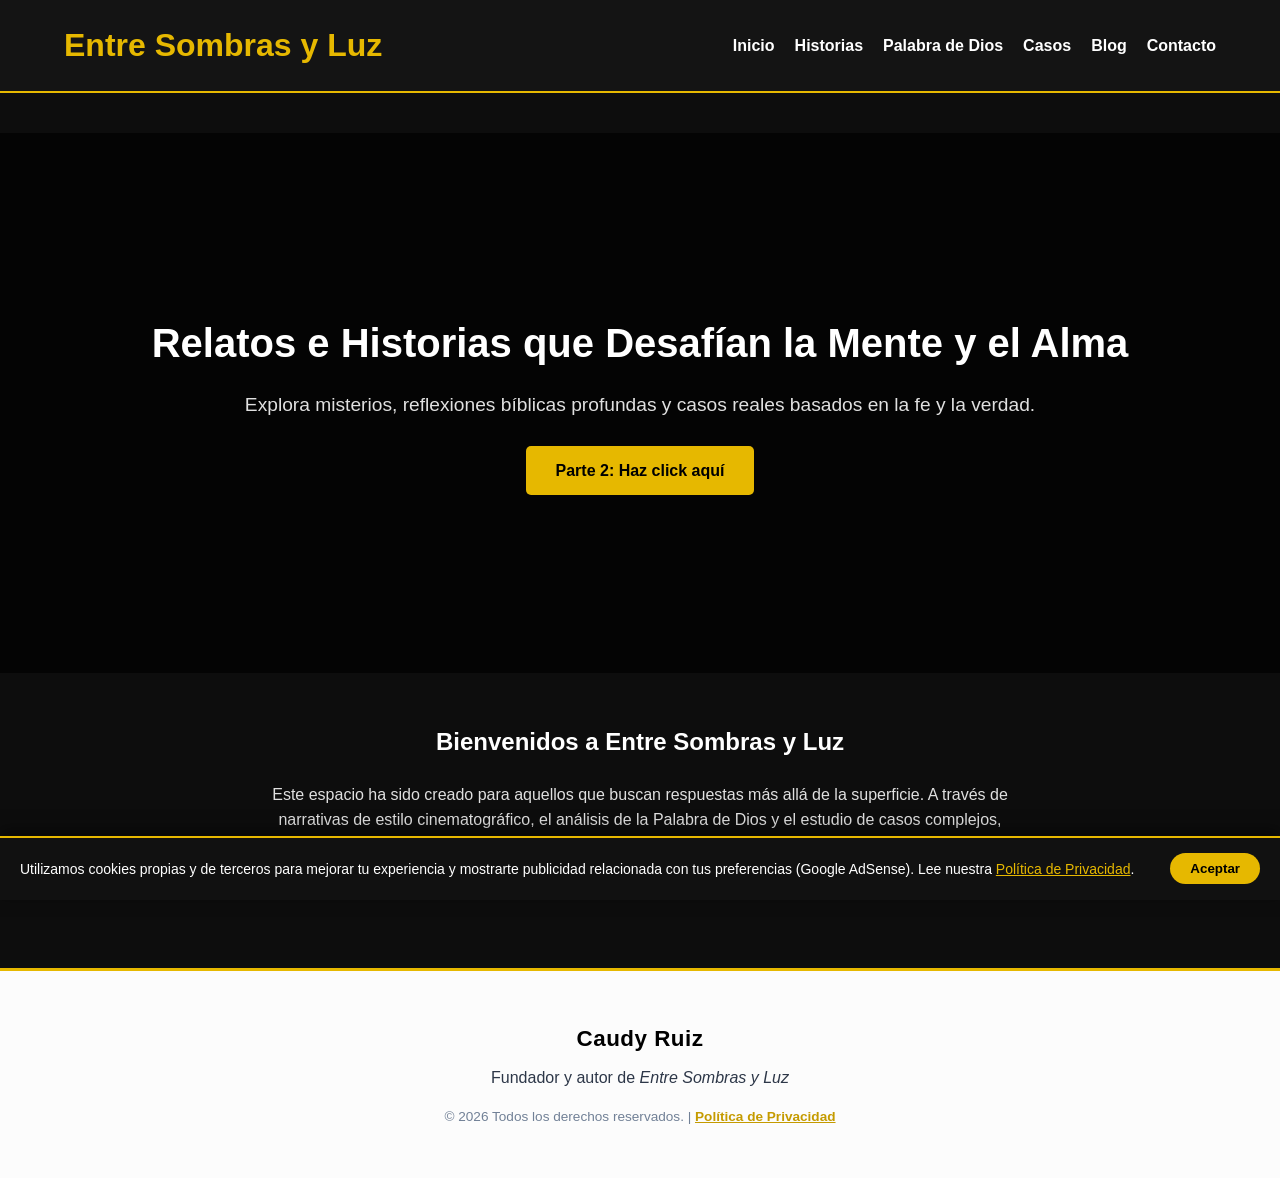
<file: index.html>
<!DOCTYPE html>
<html lang="es" translate="no">
<head>
    <meta charset="UTF-8">
    <meta name="viewport" content="width=device-width, initial-scale=1.0">
    <title>Entre Sombras y Luz - Inicio</title>
    <script async src="https://pagead2.googlesyndication.com/pagead/js/adsbygoogle.js?client=ca-pub-9859451967923314"
     crossorigin="anonymous"></script>
    
    <meta name="description" content="Relatos e historias que desafían la mente y el alma. Explora misterios, reflexiones bíblicas profundas y casos reales basados en la fe y la verdad.">
    <meta name="author" content="Caudy Ruiz">
    
    <meta property="og:title" content="Entre Sombras y Luz - Inicio">
    <meta property="og:description" content="Explora misterios, reflexiones bíblicas y casos de la vida real que desafían la mente y el alma.">
    <meta property="og:type" content="website">
    <meta property="og:url" content="https://entresombracyluz.github.io/">
    <meta property="og:image" content="https://entresombracyluz.github.io/imágenes/tu-imagen-principal.jpg">
    
    <link rel="icon" href="favicon.ico" type="image/x-icon">
    <link rel="stylesheet" href="style.css">
</head>
<body>

<header>
    <div class="contenedor">
        <div class="logo">
            <a href="index.html">
                <h1>Entre Sombras y Luz</h1>
            </a>
        </div>
        <nav>
            <ul>
                <li><a href="index.html">Inicio</a></li>
                <li><a href="historias.html">Historias</a></li>
                <li><a href="palabra.html">Palabra de Dios</a></li>
                <li><a href="casos.html">Casos</a></li>
                <li><a href="blog.html">Blog</a></li>
                <li><a href="contacto.html">Contacto</a></li>
            </ul>
        </nav>
    </div>
</header>

<main>
    <section class="hero">
        <div class="contenedor hero-contenido">
            <h2>Relatos e Historias que Desafían la Mente y el Alma</h2>
            <p>Explora misterios, reflexiones bíblicas profundas y casos reales basados en la fe y la verdad.</p>
            <a href="historias.html" class="boton">Parte 2: Haz click aquí</a>
        </div>
    </section>

    <section class="contenedor" style="margin-top: 50px; text-align: center;">
        <h2>Bienvenidos a Entre Sombras y Luz</h2>
        <article>
            <p style="max-width: 800px; margin: 20px auto; line-height: 1.6;">
                Este espacio ha sido creado para aquellos que buscan respuestas más allá de la superficie. 
                A través de narrativas de estilo cinematográfico, el análisis de la Palabra de Dios y el estudio de casos complejos, 
                buscamos encender una luz en medio de la oscuridad.
            </p>
        </article>
    </section>
</main>

<footer style="text-align: center; padding: 50px 20px; border-top: 3px solid #e6b800; margin-top: 50px; background-color: #fcfcfc;">
    <div class="contenedor">
        <p style="font-size: 1.4rem; color: #000000; font-weight: 800; margin-bottom: 8px; letter-spacing: 0.5px;">
            Caudy Ruiz
        </p>
        <p style="font-size: 1rem; color: #2d3748; margin-bottom: 15px; font-weight: 500;">
            Fundador y autor de <em>Entre Sombras y Luz</em>
        </p>
        <p style="font-size: 0.85rem; color: #718096;">
            &copy; 2026 Todos los derechos reservados. | 
            <a href="privacidad.html" style="color: #c59b00; font-weight: bold; text-decoration: underline;">Política de Privacidad</a>
        </p>
    </div>
</footer>

<script src="main.js"></script>
</body>
</html>
</file>
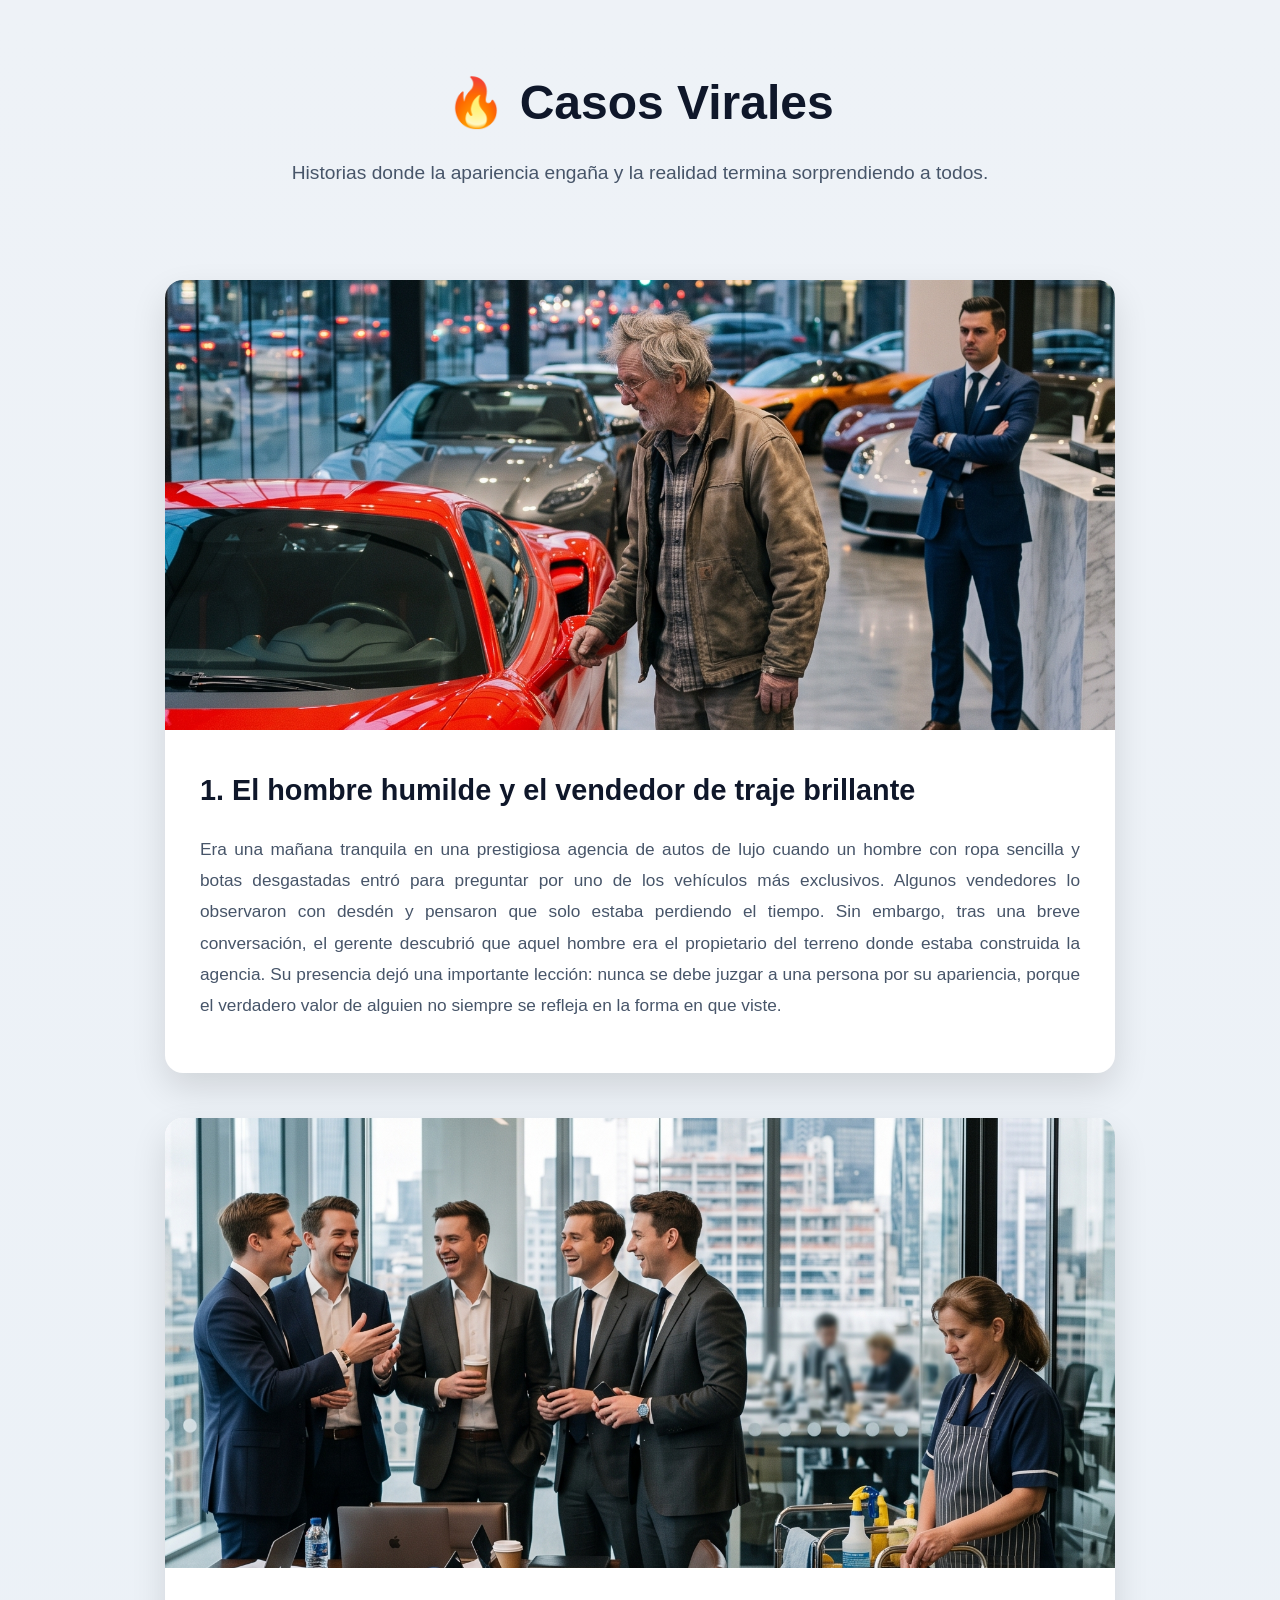
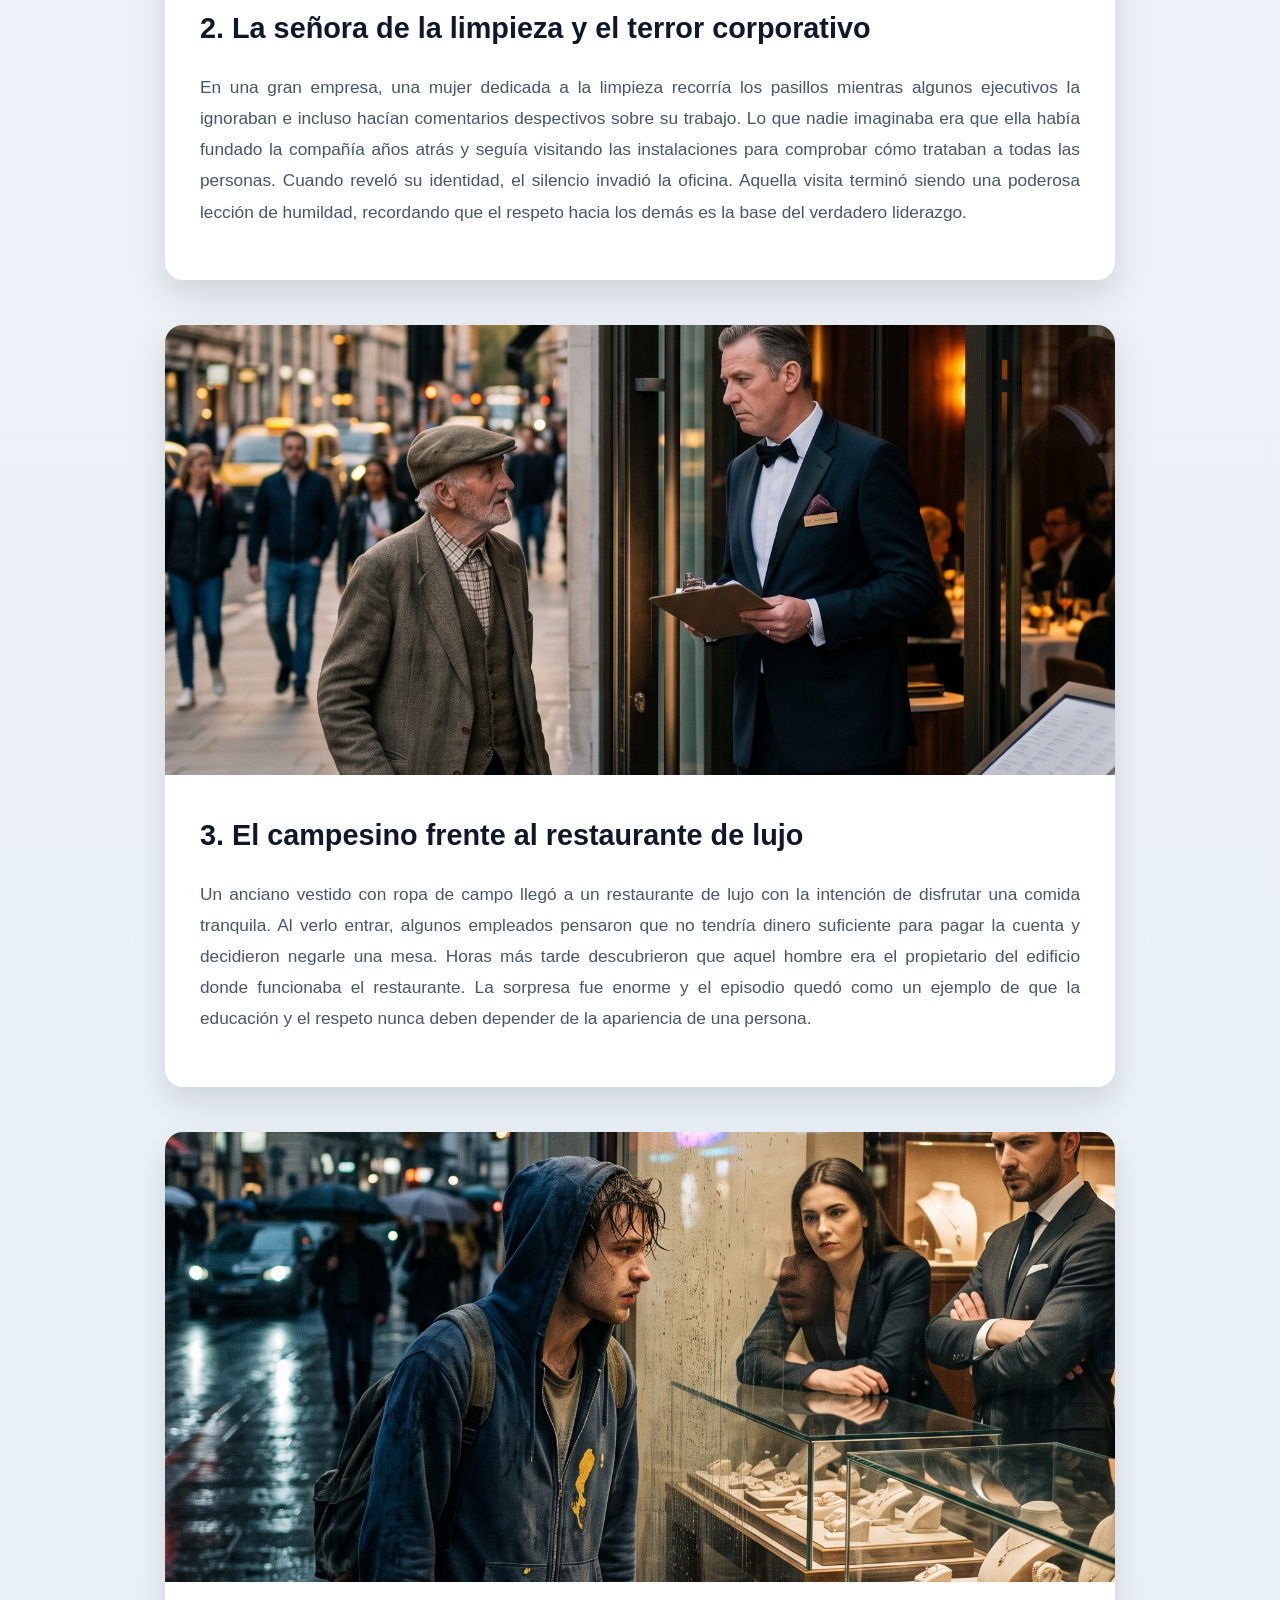
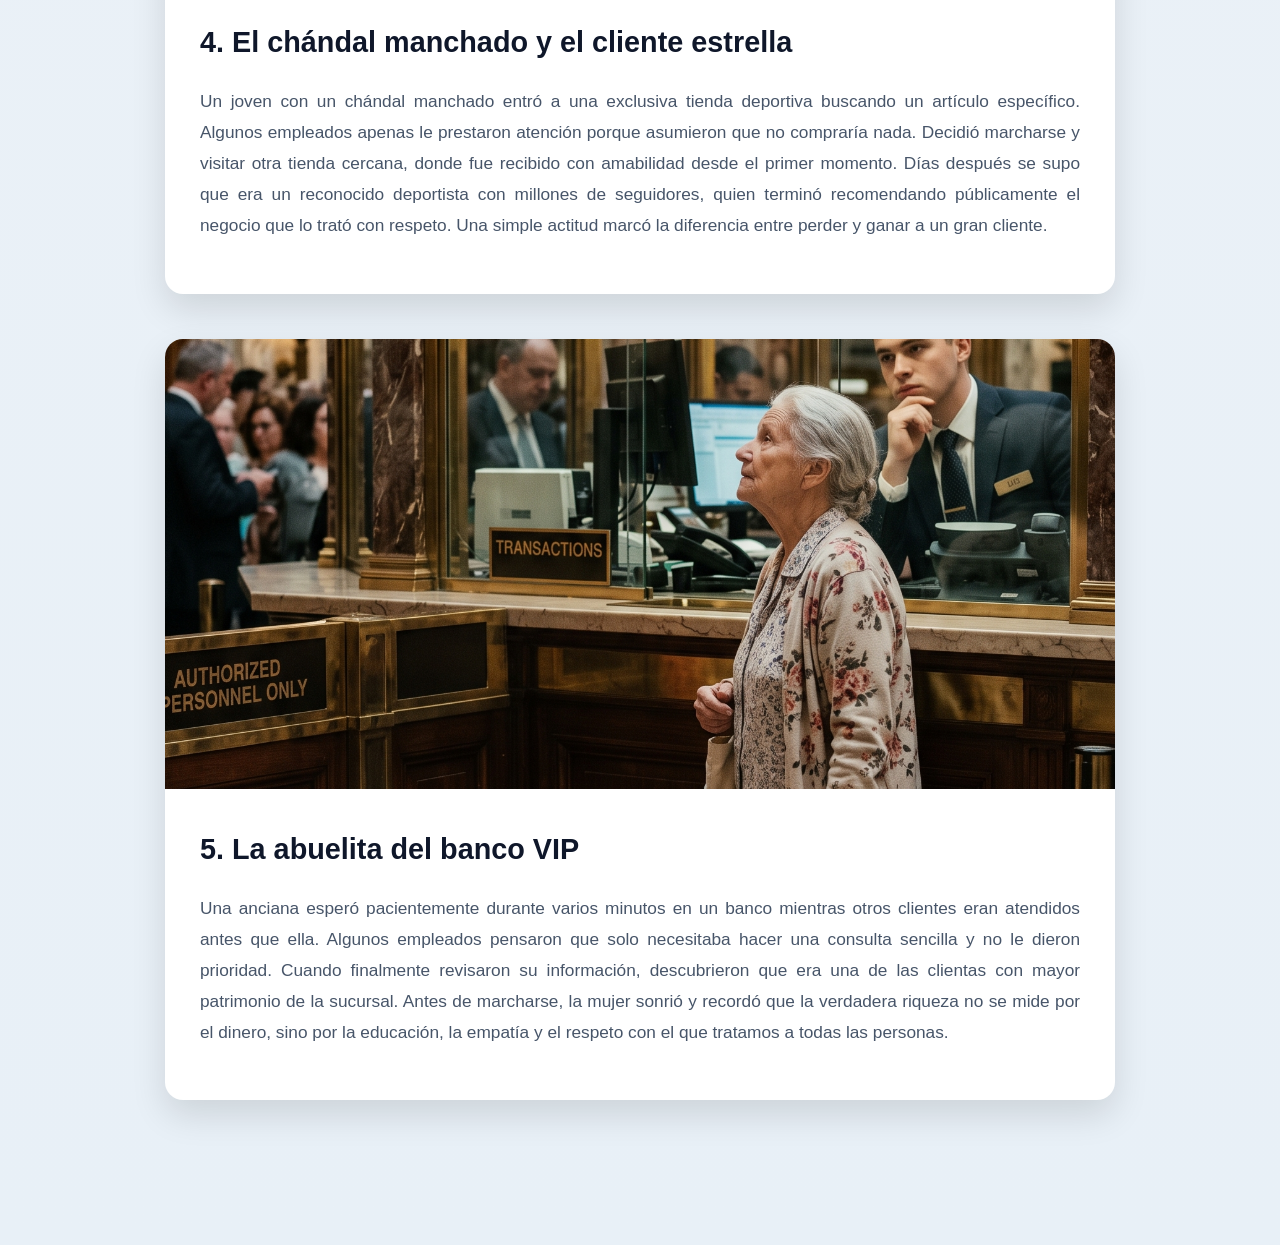
<file: blog.html>
<!DOCTYPE html>
<html lang="es" translate="no">
<head>
    <!-- Código de Google AdSense -->
    <script async src="https://pagead2.googlesyndication.com/pagead/js/adsbygoogle.js?client=ca-pub-9859451967923314" crossorigin="anonymous"></script>
    
    <meta charset="UTF-8">
    <meta name="viewport" content="width=device-width, initial-scale=1.0">
    <title>Blog - Casos Virales | Entre Sombras y Luz</title>
    <meta name="description" content="Historias donde la apariencia engaña y la realidad sorprende.">
    
    <style>
        body {
            margin: 0;
            background: linear-gradient(180deg, #eef2f7, #e8f0f7);
            font-family: 'Segoe UI', sans-serif;
            color: #333;
            line-height: 1.8;
        }

        .titulo-blog {
            text-align: center;
            padding: 60px 20px 20px;
        }

        .titulo-blog h1 {
            font-size: 3rem;
            margin: 0;
            color: #0f172a;
        }

        .titulo-blog p {
            font-size: 1.2rem;
            color: #475569;
            margin-top: 10px;
        }

        .contenedor-blog {
            max-width: 950px;
            margin: 30px auto 80px;
            padding: 20px;
        }

        .caso-articulo {
            background: #fff;
            margin-bottom: 45px;
            border-radius: 18px;
            overflow: hidden;
            box-shadow: 0 15px 35px rgba(0,0,0,.12);
            transition: .35s ease;
        }

        .caso-articulo:hover {
            transform: translateY(-8px);
            box-shadow: 0 20px 45px rgba(0,0,0,.18);
        }

        .caso-articulo img {
            width: 100%;
            height: 450px;
            object-fit: cover;
            display: block;
        }

        .contenido-caso {
            padding: 35px;
        }

        .caso-articulo h3 {
            font-size: 1.8rem;
            color: #0f172a;
            margin-top: 0;
            margin-bottom: 15px;
        }

        .caso-articulo p {
            font-size: 1.08rem;
            color: #475569;
            text-align: justify;
        }

        @media(max-width: 768px) {
            .caso-articulo img {
                height: 250px;
            }
            .contenido-caso {
                padding: 20px;
            }
            .titulo-blog h1 {
                font-size: 2.2rem;
            }
        }
    </style>
</head>
<body>

    <div class="titulo-blog">
        <h1>🔥 Casos Virales</h1>
        <p>Historias donde la apariencia engaña y la realidad termina sorprendiendo a todos.</p>
    </div>

    <main class="contenedor-blog">

        <article class="caso-articulo">
            <img src="imagenes/a1.jpeg" alt="Caso 1">
            <div class="contenido-caso">
                <h3>1. El hombre humilde y el vendedor de traje brillante</h3>
                <p>Era una mañana tranquila en una prestigiosa agencia de autos de lujo cuando un hombre con ropa sencilla y botas desgastadas entró para preguntar por uno de los vehículos más exclusivos. Algunos vendedores lo observaron con desdén y pensaron que solo estaba perdiendo el tiempo. Sin embargo, tras una breve conversación, el gerente descubrió que aquel hombre era el propietario del terreno donde estaba construida la agencia. Su presencia dejó una importante lección: nunca se debe juzgar a una persona por su apariencia, porque el verdadero valor de alguien no siempre se refleja en la forma en que viste.</p>
            </div>
        </article>

        <article class="caso-articulo">
            <img src="imagenes/a2.jpeg" alt="Caso 2">
            <div class="contenido-caso">
                <h3>2. La señora de la limpieza y el terror corporativo</h3>
                <p>En una gran empresa, una mujer dedicada a la limpieza recorría los pasillos mientras algunos ejecutivos la ignoraban e incluso hacían comentarios despectivos sobre su trabajo. Lo que nadie imaginaba era que ella había fundado la compañía años atrás y seguía visitando las instalaciones para comprobar cómo trataban a todas las personas. Cuando reveló su identidad, el silencio invadió la oficina. Aquella visita terminó siendo una poderosa lección de humildad, recordando que el respeto hacia los demás es la base del verdadero liderazgo.</p>
            </div>
        </article>

        <article class="caso-articulo">
            <img src="imagenes/a3.jpeg" alt="Caso 3">
            <div class="contenido-caso">
                <h3>3. El campesino frente al restaurante de lujo</h3>
                <p>Un anciano vestido con ropa de campo llegó a un restaurante de lujo con la intención de disfrutar una comida tranquila. Al verlo entrar, algunos empleados pensaron que no tendría dinero suficiente para pagar la cuenta y decidieron negarle una mesa. Horas más tarde descubrieron que aquel hombre era el propietario del edificio donde funcionaba el restaurante. La sorpresa fue enorme y el episodio quedó como un ejemplo de que la educación y el respeto nunca deben depender de la apariencia de una persona.</p>
            </div>
        </article>

        <article class="caso-articulo">
            <img src="imagenes/a4.jpeg" alt="Caso 4">
            <div class="contenido-caso">
                <h3>4. El chándal manchado y el cliente estrella</h3>
                <p>Un joven con un chándal manchado entró a una exclusiva tienda deportiva buscando un artículo específico. Algunos empleados apenas le prestaron atención porque asumieron que no compraría nada. Decidió marcharse y visitar otra tienda cercana, donde fue recibido con amabilidad desde el primer momento. Días después se supo que era un reconocido deportista con millones de seguidores, quien terminó recomendando públicamente el negocio que lo trató con respeto. Una simple actitud marcó la diferencia entre perder y ganar a un gran cliente.</p>
            </div>
        </article>

        <article class="caso-articulo">
            <img src="imagenes/a5.jpeg" alt="Caso 5">
            <div class="contenido-caso">
                <h3>5. La abuelita del banco VIP</h3>
                <p>Una anciana esperó pacientemente durante varios minutos en un banco mientras otros clientes eran atendidos antes que ella. Algunos empleados pensaron que solo necesitaba hacer una consulta sencilla y no le dieron prioridad. Cuando finalmente revisaron su información, descubrieron que era una de las clientas con mayor patrimonio de la sucursal. Antes de marcharse, la mujer sonrió y recordó que la verdadera riqueza no se mide por el dinero, sino por la educación, la empatía y el respeto con el que tratamos a todas las personas.</p>
            </div>
        </article>

    </main>

</body>
</html>
</file>
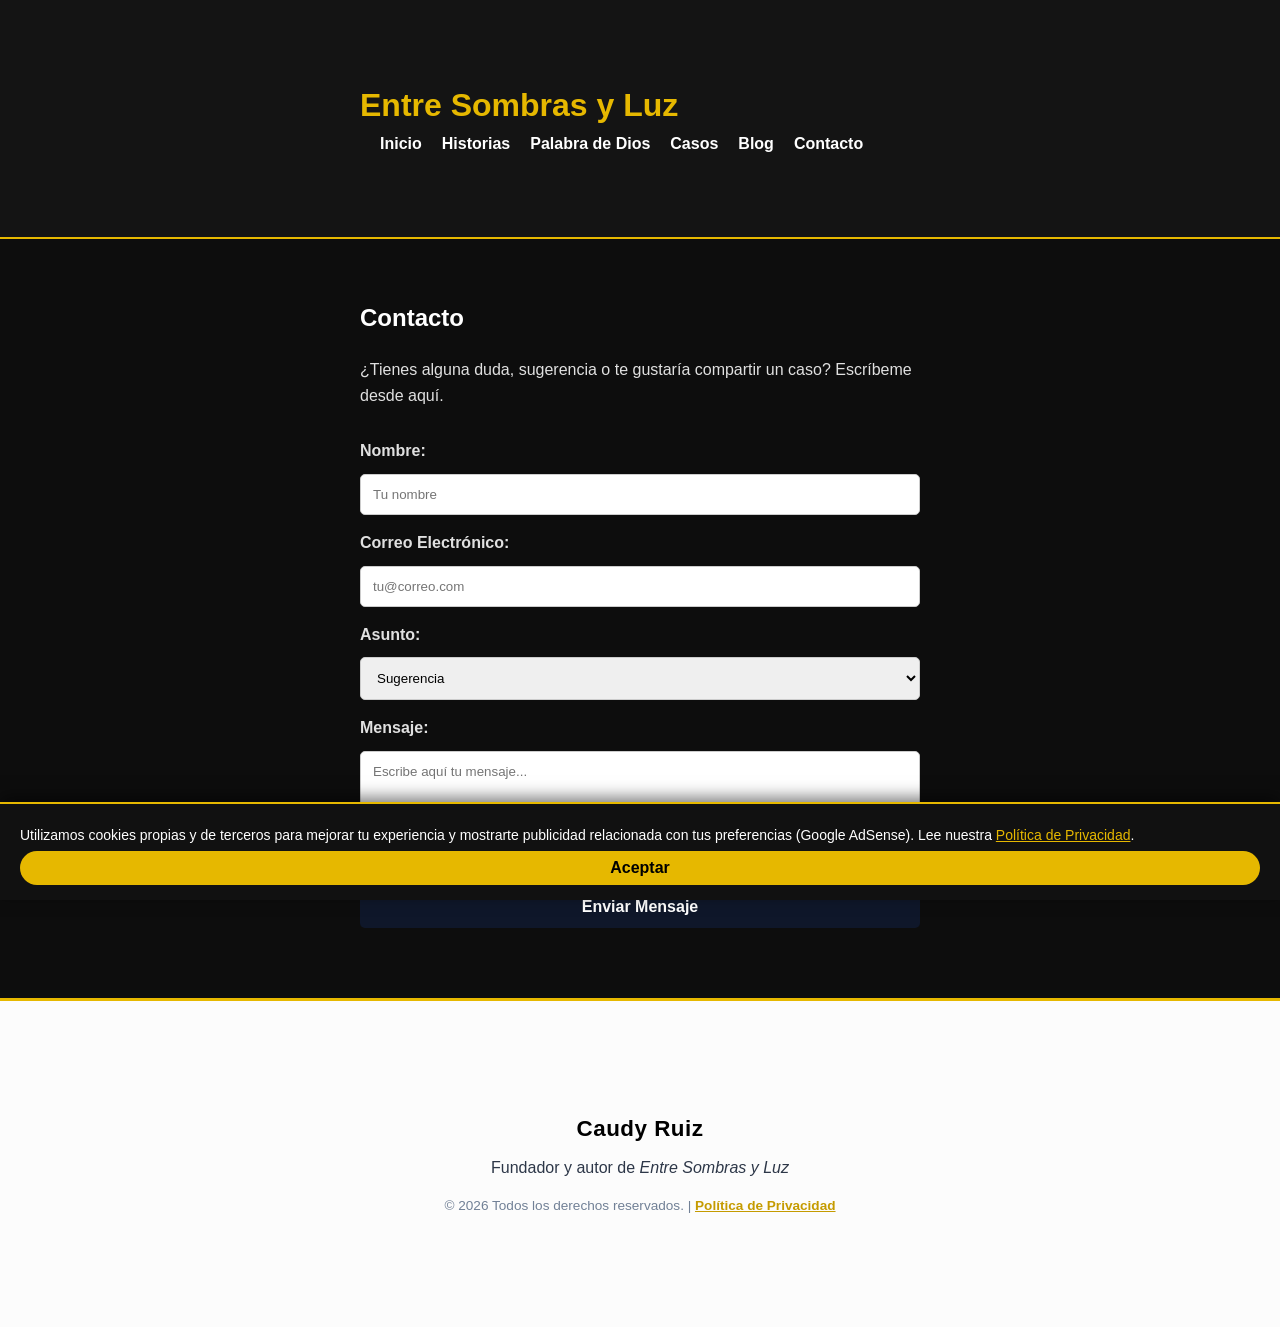
<file: contacto.html>
<!DOCTYPE html>
<html lang="es" translate="no">
<head>
    <meta charset="UTF-8">
    <meta name="viewport" content="width=device-width, initial-scale=1.0">
    <title>Contacto - Entre Sombras y Luz</title>
    <meta name="description" content="¿Tienes alguna duda o quieres compartir una historia? Contáctanos en Entre Sombras y Luz.">
    <meta name="author" content="Caudy Ruiz">
    
    <link rel="icon" href="favicon.ico" type="image/x-icon">
    <link rel="stylesheet" href="style.css">
    
    <style>
        .contenedor { max-width: 600px; margin: 40px auto; padding: 20px; }
        .form-group { display: flex; flex-direction: column; gap: 10px; margin-bottom: 15px; }
        input, textarea, select { padding: 12px; border: 1px solid #ccc; border-radius: 5px; font-family: inherit; }
        button { padding: 12px 20px; background-color: #0f172a; color: white; border: none; cursor: pointer; border-radius: 5px; transition: 0.3s; width: 100%; font-size: 1rem; font-weight: bold; }
        button:hover { background-color: #e6b800; color: #000; }
    </style>
</head>
<body>

<header>
    <div class="contenedor">
        <div class="logo">
            <a href="index.html"><h1>Entre Sombras y Luz</h1></a>
        </div>
        <nav>
            <ul>
                <li><a href="index.html">Inicio</a></li>
                <li><a href="historias.html">Historias</a></li>
                <li><a href="palabra.html">Palabra de Dios</a></li>
                <li><a href="casos.html">Casos</a></li>
                <li><a href="blog.html">Blog</a></li>
                <li><a href="contacto.html">Contacto</a></li>
            </ul>
        </nav>
    </div>
</header>

<main class="contenedor">
    <section>
        <h2>Contacto</h2>
        <p>¿Tienes alguna duda, sugerencia o te gustaría compartir un caso? Escríbeme desde aquí.</p>
        
        <!-- Formulario configurado con tu ID de Formspree -->
        <form action="https://formspree.io/f/xzdlopgb" method="POST" style="margin-top: 30px;">
            <div class="form-group">
                <label style="font-weight: bold;">Nombre:</label>
                <input type="text" name="nombre" required placeholder="Tu nombre">
            </div>
            
            <div class="form-group">
                <label style="font-weight: bold;">Correo Electrónico:</label>
                <input type="email" name="email" required placeholder="tu@correo.com">
            </div>
            
            <div class="form-group">
                <label style="font-weight: bold;">Asunto:</label>
                <select name="asunto">
                    <option value="sugerencia">Sugerencia</option>
                    <option value="queja">Queja o Reporte</option>
                    <option value="otra">Otro motivo</option>
                </select>
            </div>
            
            <div class="form-group">
                <label style="font-weight: bold;">Mensaje:</label>
                <textarea name="mensaje" required style="height: 120px; resize: vertical;" placeholder="Escribe aquí tu mensaje..."></textarea>
            </div>
            
            <button type="submit">Enviar Mensaje</button>
        </form>
    </section>
</main>

<footer style="text-align: center; padding: 50px 20px; border-top: 3px solid #e6b800; margin-top: 50px; background-color: #fcfcfc;">
    <div class="contenedor">
        <p style="font-size: 1.4rem; color: #000000; font-weight: 800; margin-bottom: 8px; letter-spacing: 0.5px;">
            Caudy Ruiz
        </p>
        <p style="font-size: 1rem; color: #2d3748; margin-bottom: 15px; font-weight: 500;">
            Fundador y autor de <em>Entre Sombras y Luz</em>
        </p>
        <p style="font-size: 0.85rem; color: #718096;">
            &copy; 2026 Todos los derechos reservados. | 
            <a href="privacidad.html" style="color: #c59b00; font-weight: bold; text-decoration: underline;">Política de Privacidad</a>
        </p>
    </div>
</footer>

<script src="main.js"></script>
</body>
</html>
</file>
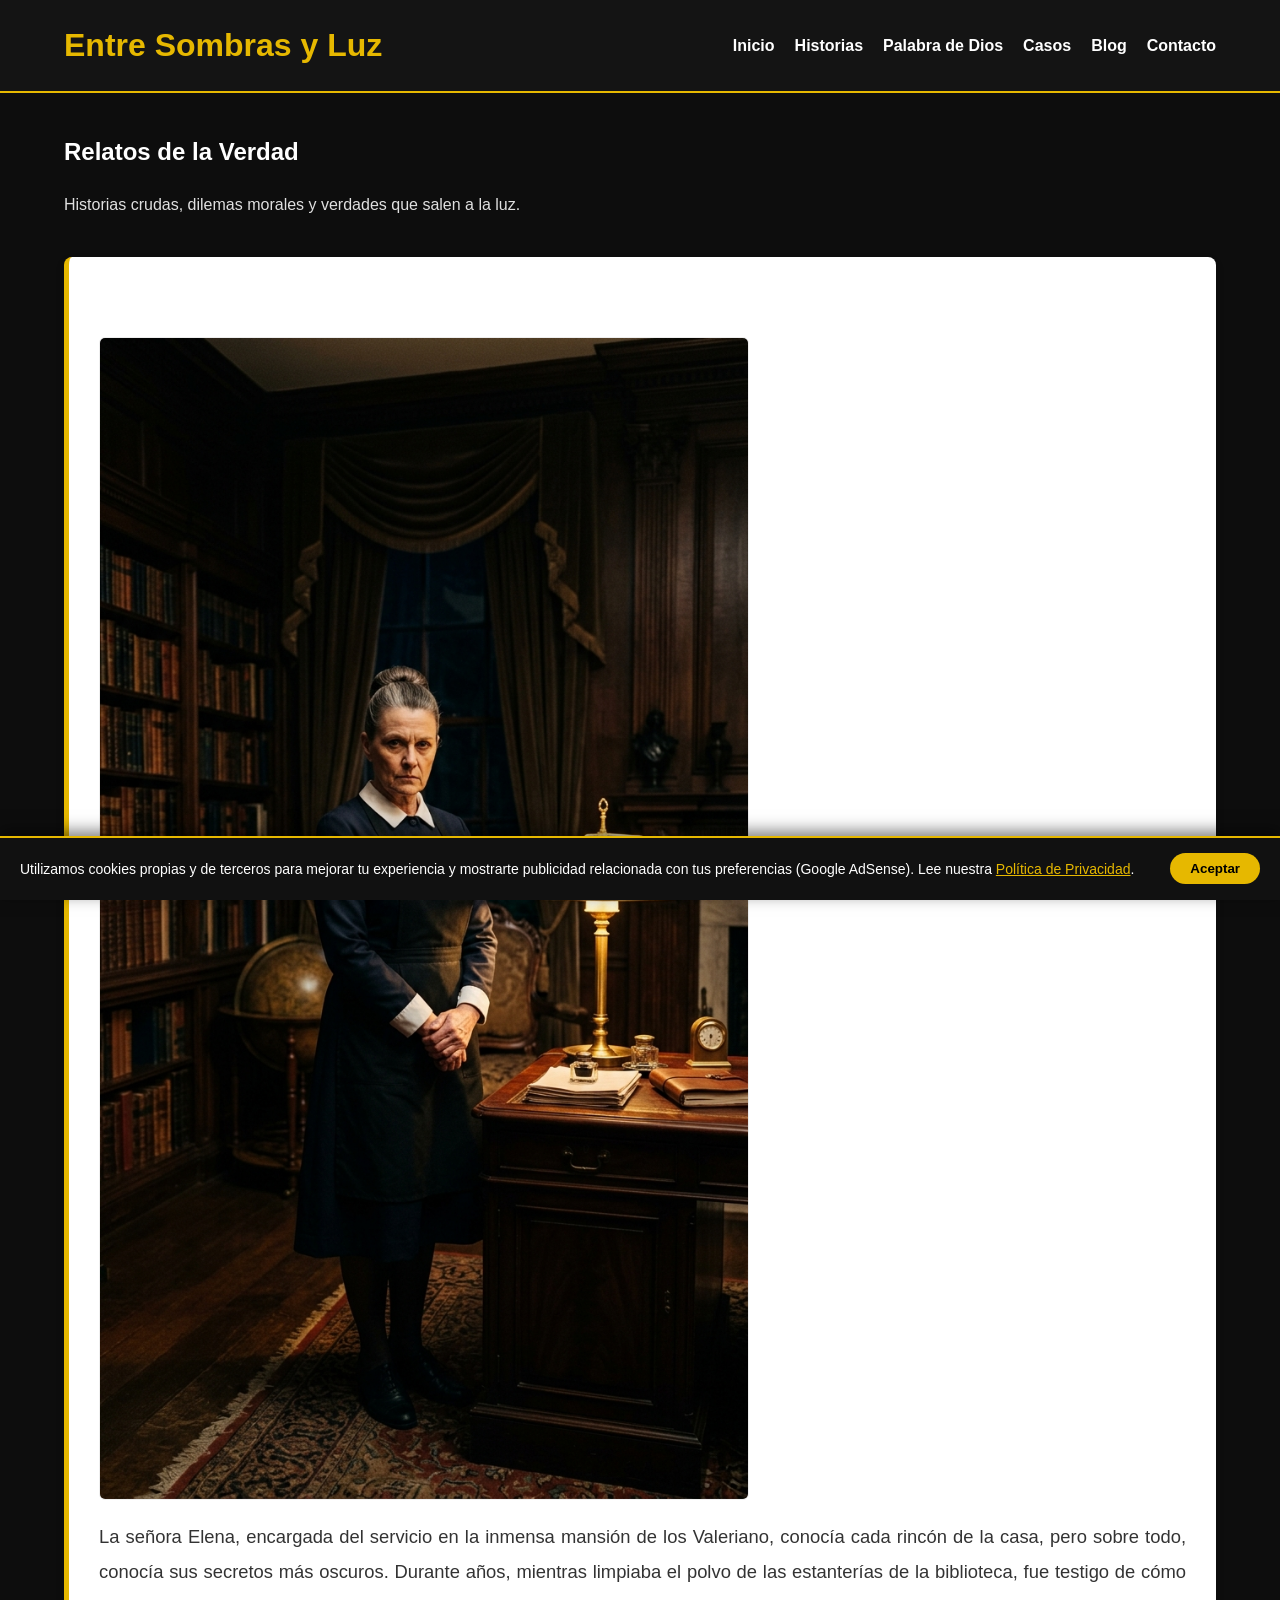
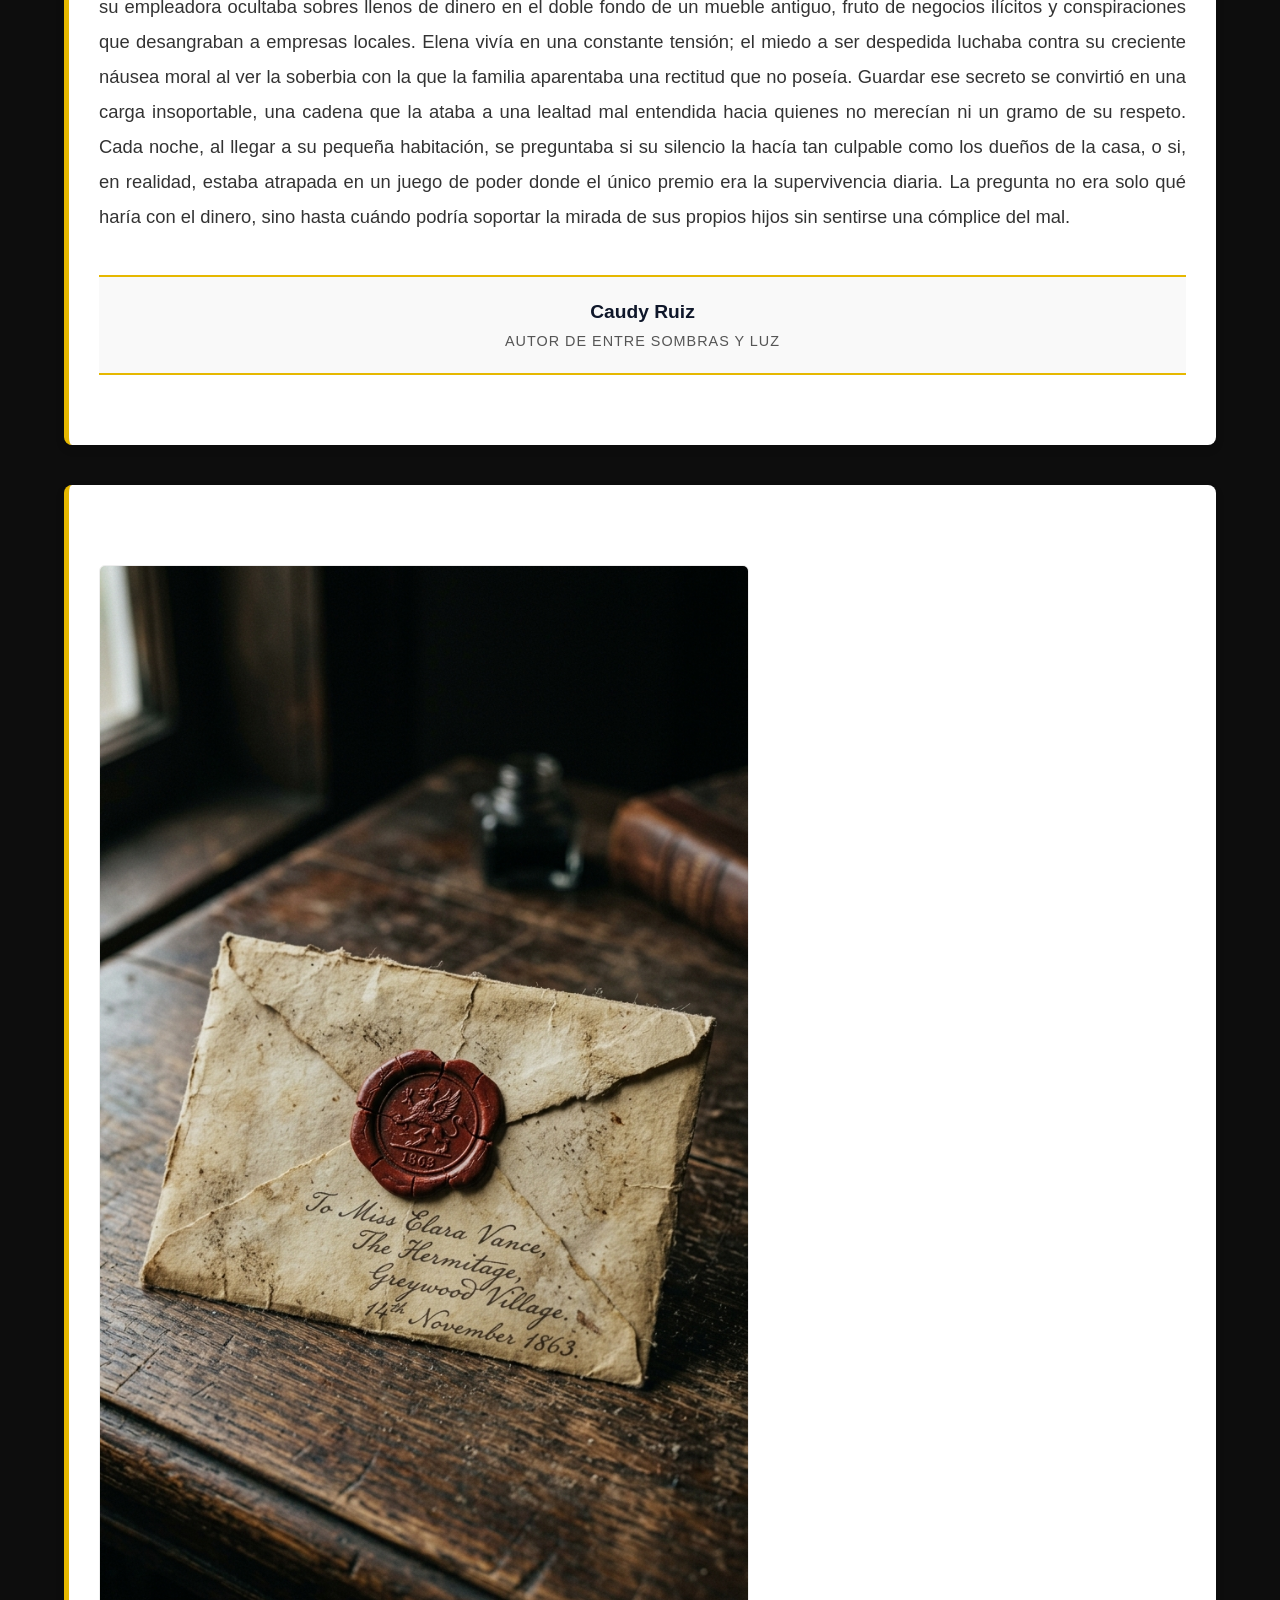
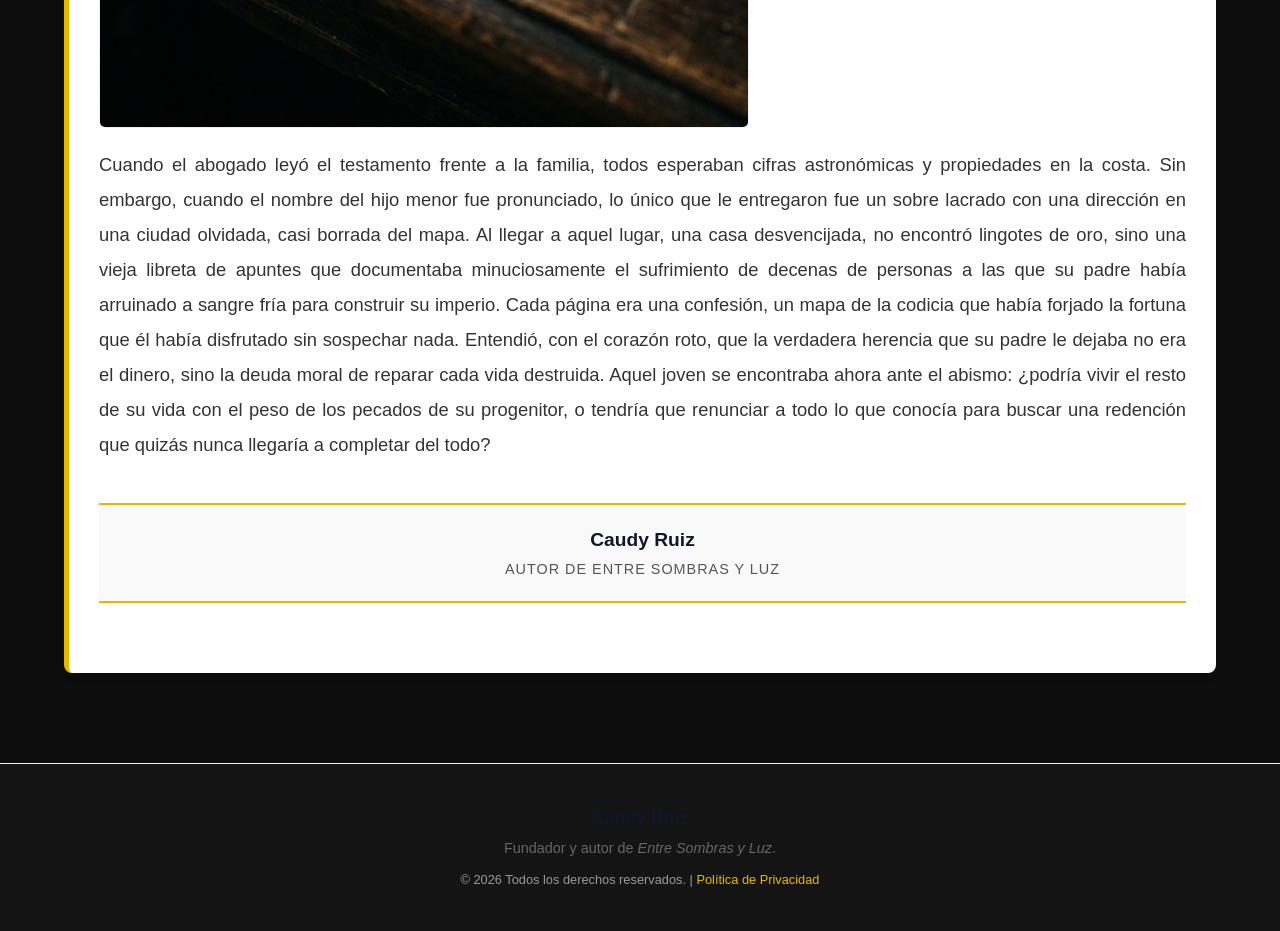
<file: historias.html>
<!DOCTYPE html>
<html lang="es" translate="no">
<head>
    <meta charset="UTF-8">
    <meta name="viewport" content="width=device-width, initial-scale=1.0">
    <script async src="https://pagead2.googlesyndication.com/pagead/js/adsbygoogle.js?client=ca-pub-9859451967923314"
     crossorigin="anonymous"></script>
    <title>Historias de la Verdad y Dilemas Morales | Entre Sombras y Luz</title>
    <meta name="description" content="Lee relatos crudos, dilemas morales y verdades que salen a la luz. Historias que desafían la mente y el alma en Entre Sombras y Luz.">
    <meta name="author" content="Caudy Ruiz">
    
    <!-- Open Graph -->
    <meta property="og:title" content="Historias - Entre Sombras y Luz">
    <meta property="og:description" content="Relatos crudos y dilemas morales que salen a la luz.">
    <meta property="og:type" content="article">
    <meta property="og:url" content="https://entresombracyluz.github.io/historias.html">
    <meta property="og:image" content="https://entresombracyluz.github.io/imagenes/precio_silencio.jpeg">

    <link rel="icon" href="favicon.ico" type="image/x-icon">
    <link rel="stylesheet" href="style.css">
    
    <style>
        .articulo-historia { margin-top: 40px; padding: 30px; background: #fff; border-left: 5px solid #e6b800; box-shadow: 0 4px 10px rgba(0,0,0,0.1); border-radius: 8px; }
        .articulo-historia img { width: 100%; max-width: 650px; height: auto; border-radius: 6px; margin: 20px 0; border: 1px solid #eee; display: block; }
        .articulo-historia p { line-height: 1.9; color: #333; font-size: 1.15rem; text-align: justify; }
        /* Estilos firma */
        .firma-profesional { margin: 40px 0; padding: 20px; border-top: 2px solid #e6b800; border-bottom: 2px solid #e6b800; text-align: center; background: #f9f9f9; }
        .firma-nombre { font-size: 1.2rem; font-weight: bold; color: #0f172a; display: block; }
        .firma-rol { font-size: 0.9rem; color: #555; text-transform: uppercase; letter-spacing: 1px; }
    </style>
</head>
<body>

<header>
    <div class="contenedor">
        <div class="logo">
            <a href="index.html"><h1>Entre Sombras y Luz</h1></a>
        </div>
        <nav>
            <ul>
                <li><a href="index.html">Inicio</a></li>
                <li><a href="historias.html">Historias</a></li>
                <li><a href="palabra.html">Palabra de Dios</a></li>
                <li><a href="casos.html">Casos</a></li>
                <li><a href="blog.html">Blog</a></li>
                <li><a href="contacto.html">Contacto</a></li>
            </ul>
        </nav>
    </div>
</header>

<main class="contenedor">
    <section>
        <h2>Relatos de la Verdad</h2>
        <p>Historias crudas, dilemas morales y verdades que salen a la luz.</p>

        <!-- HISTORIA 1: El Precio del Silencio -->
        <article class="articulo-historia">
            <h3>El Precio del Silencio</h3>
            <img src="imagenes/precio_silencio.jpeg" alt="El Precio del Silencio">
            <p>La señora Elena, encargada del servicio en la inmensa mansión de los Valeriano, conocía cada rincón de la casa, pero sobre todo, conocía sus secretos más oscuros. Durante años, mientras limpiaba el polvo de las estanterías de la biblioteca, fue testigo de cómo su empleadora ocultaba sobres llenos de dinero en el doble fondo de un mueble antiguo, fruto de negocios ilícitos y conspiraciones que desangraban a empresas locales. Elena vivía en una constante tensión; el miedo a ser despedida luchaba contra su creciente náusea moral al ver la soberbia con la que la familia aparentaba una rectitud que no poseía. Guardar ese secreto se convirtió en una carga insoportable, una cadena que la ataba a una lealtad mal entendida hacia quienes no merecían ni un gramo de su respeto. Cada noche, al llegar a su pequeña habitación, se preguntaba si su silencio la hacía tan culpable como los dueños de la casa, o si, en realidad, estaba atrapada en un juego de poder donde el único premio era la supervivencia diaria. La pregunta no era solo qué haría con el dinero, sino hasta cuándo podría soportar la mirada de sus propios hijos sin sentirse una cómplice del mal.</p>
            <div class="firma-profesional">
                <span class="firma-nombre">Caudy Ruiz</span>
                <span class="firma-rol">Autor de Entre Sombras y Luz</span>
            </div>
        </article>

        <!-- HISTORIA 2: La Herencia Oculta -->
        <article class="articulo-historia">
            <h3>La Herencia Oculta</h3>
            <img src="imagenes/herencia_oculta.jpeg" alt="La Herencia Oculta">
            <p>Cuando el abogado leyó el testamento frente a la familia, todos esperaban cifras astronómicas y propiedades en la costa. Sin embargo, cuando el nombre del hijo menor fue pronunciado, lo único que le entregaron fue un sobre lacrado con una dirección en una ciudad olvidada, casi borrada del mapa. Al llegar a aquel lugar, una casa desvencijada, no encontró lingotes de oro, sino una vieja libreta de apuntes que documentaba minuciosamente el sufrimiento de decenas de personas a las que su padre había arruinado a sangre fría para construir su imperio. Cada página era una confesión, un mapa de la codicia que había forjado la fortuna que él había disfrutado sin sospechar nada. Entendió, con el corazón roto, que la verdadera herencia que su padre le dejaba no era el dinero, sino la deuda moral de reparar cada vida destruida. Aquel joven se encontraba ahora ante el abismo: ¿podría vivir el resto de su vida con el peso de los pecados de su progenitor, o tendría que renunciar a todo lo que conocía para buscar una redención que quizás nunca llegaría a completar del todo?</p>
            <div class="firma-profesional">
                <span class="firma-nombre">Caudy Ruiz</span>
                <span class="firma-rol">Autor de Entre Sombras y Luz</span>
            </div>
        </article>

    </section>
</main>

<footer style="text-align: center; padding: 40px 20px; border-top: 1px solid #eee; margin-top: 50px;">
    <div class="contenedor">
        <p style="font-size: 1.1rem; color: #0f172a; font-weight: bold; margin-bottom: 5px;">Caudy Ruiz</p>
        <p style="font-size: 0.9rem; color: #666; margin-bottom: 10px;">Fundador y autor de <em>Entre Sombras y Luz</em>.</p>
        <p style="font-size: 0.8rem; color: #999;">
            &copy; 2026 Todos los derechos reservados. | <a href="privacidad.html" style="color: #e6b800; text-decoration: none;">Política de Privacidad</a>
        </p>
    </div>
</footer>

<script src="main.js"></script>
</body>
</html>
</file>
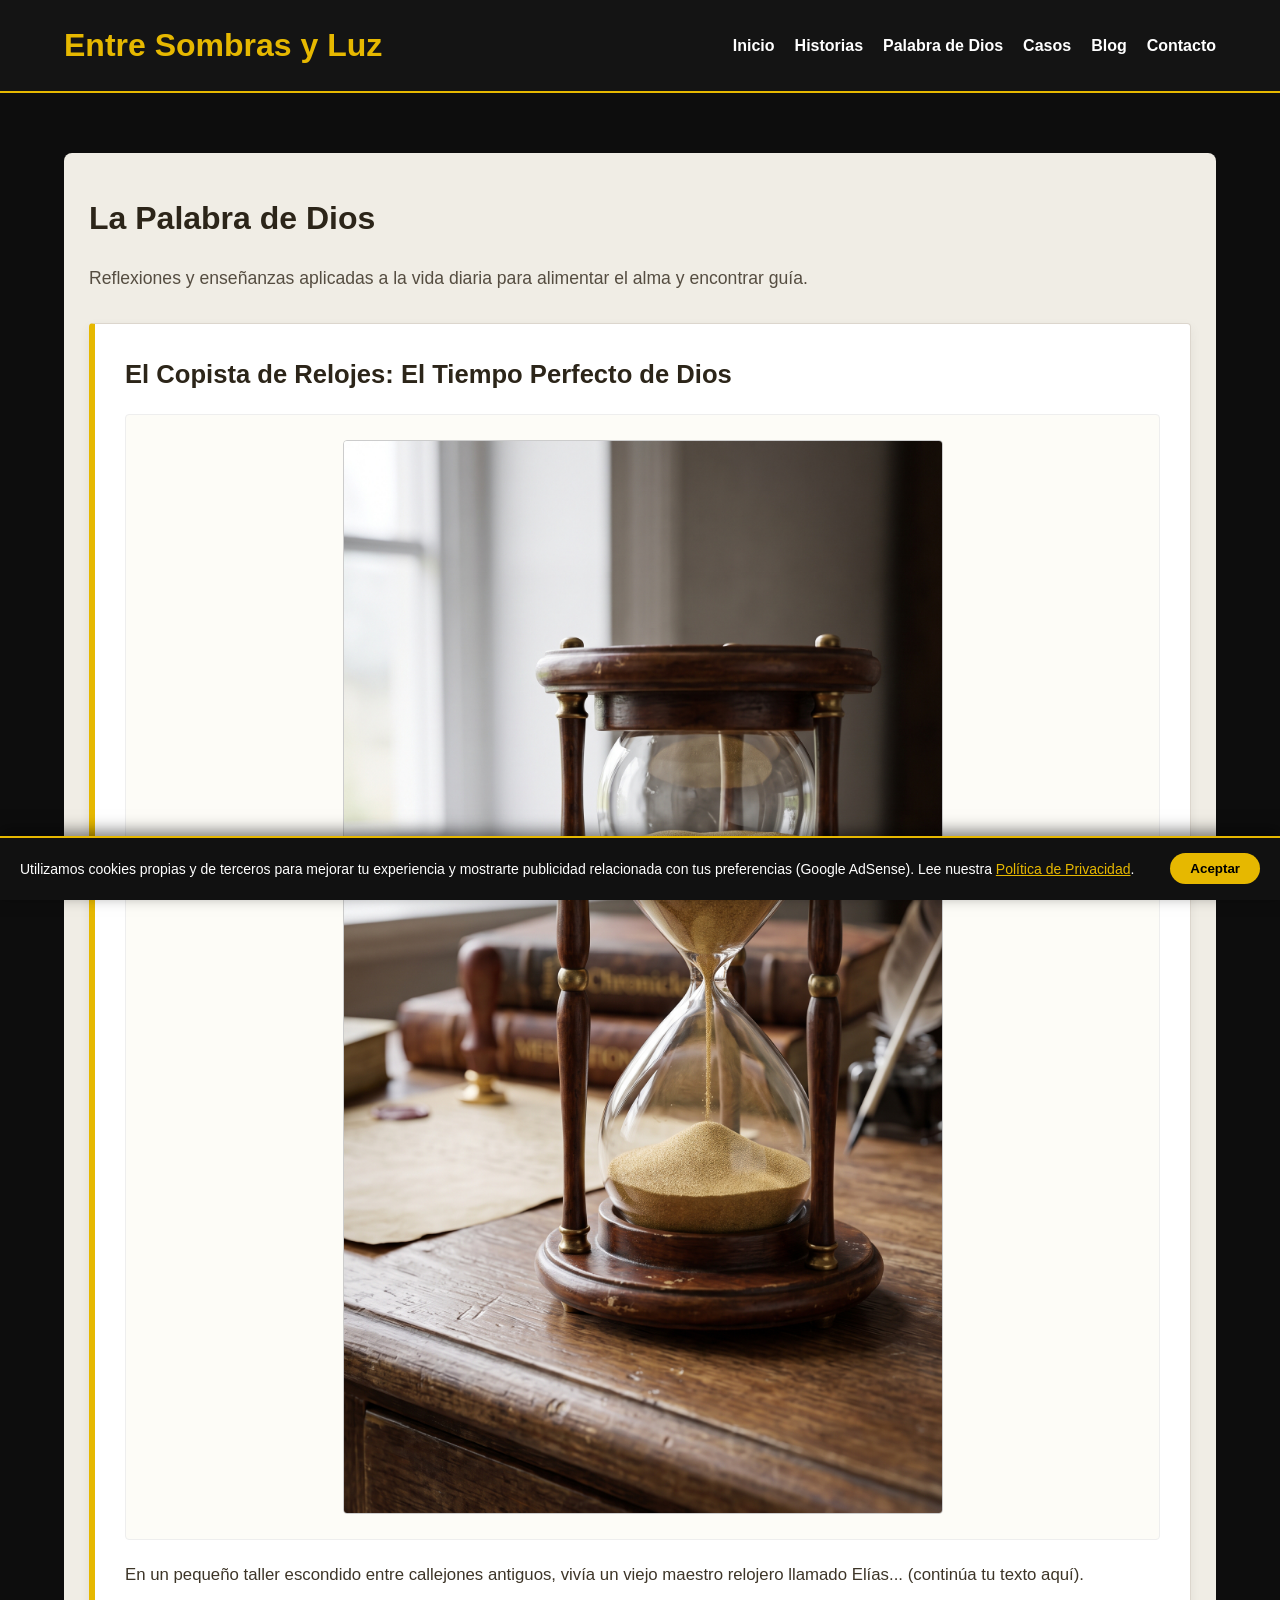
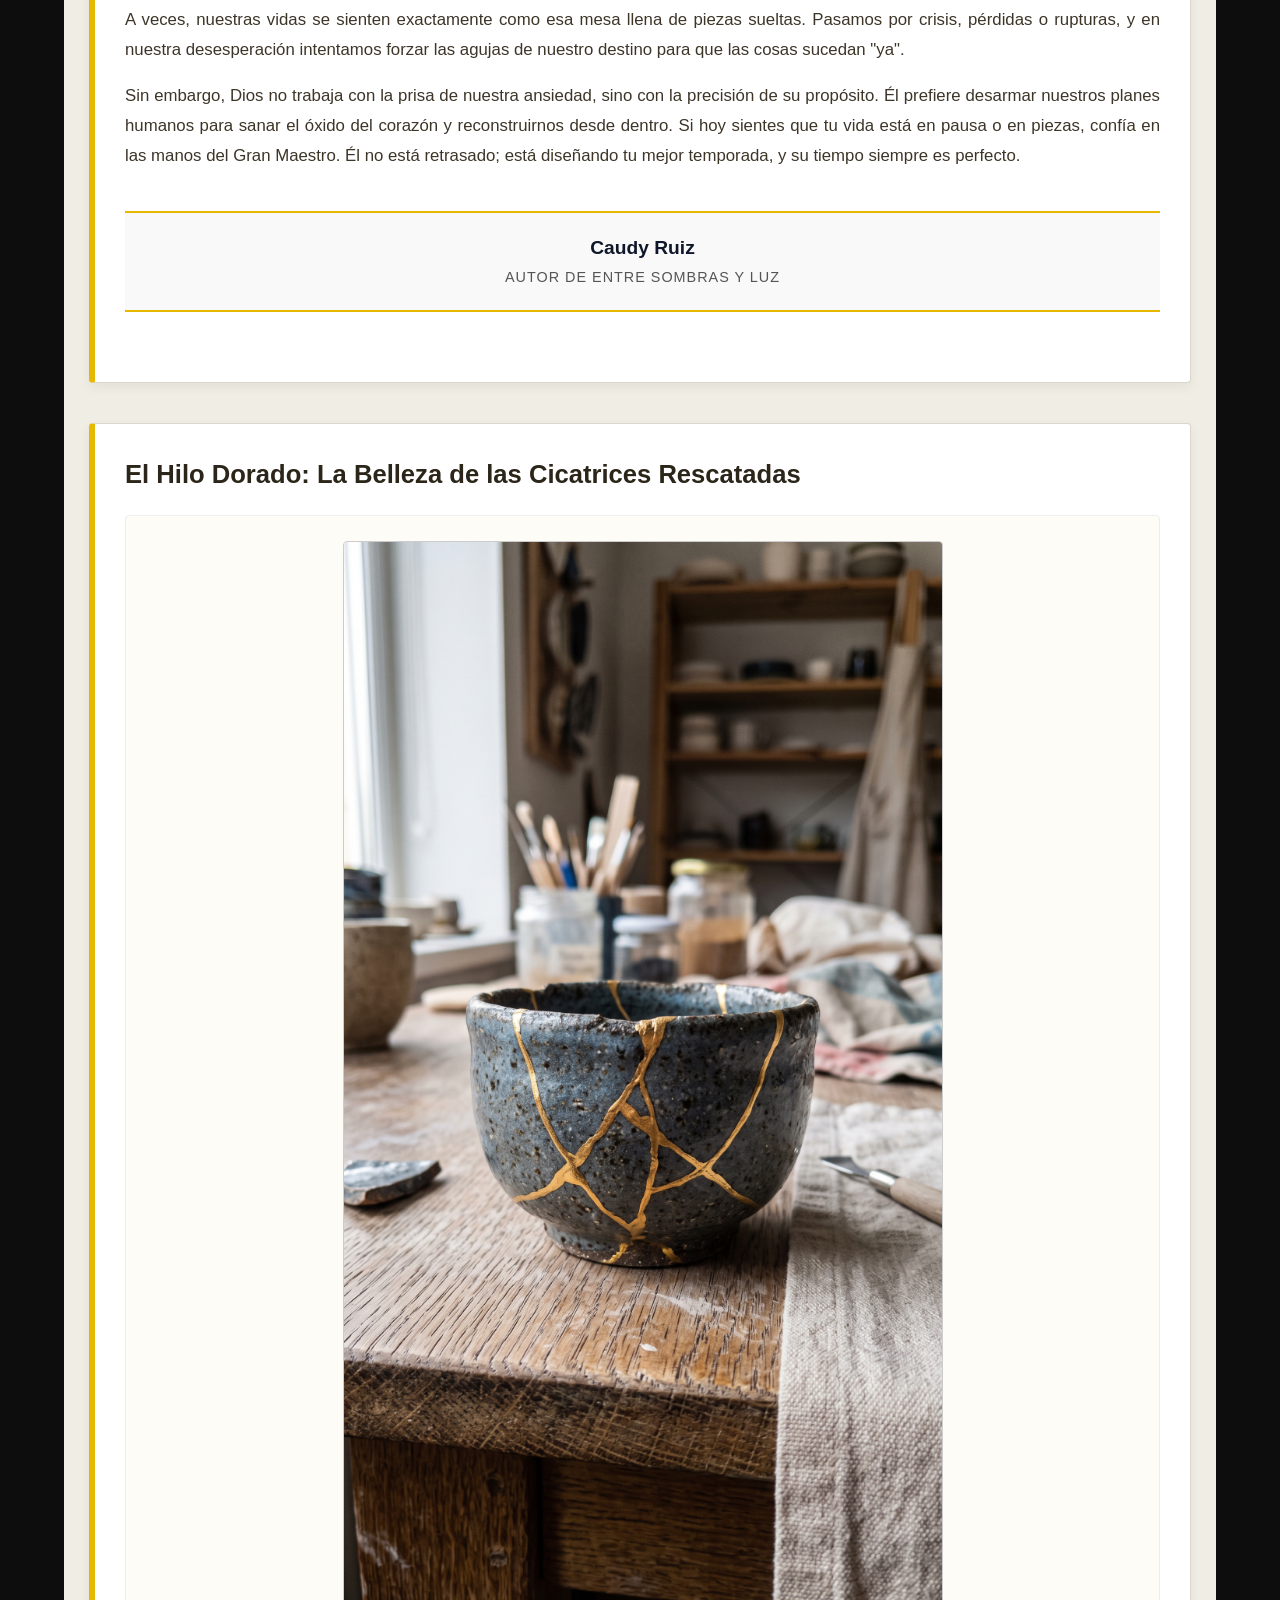
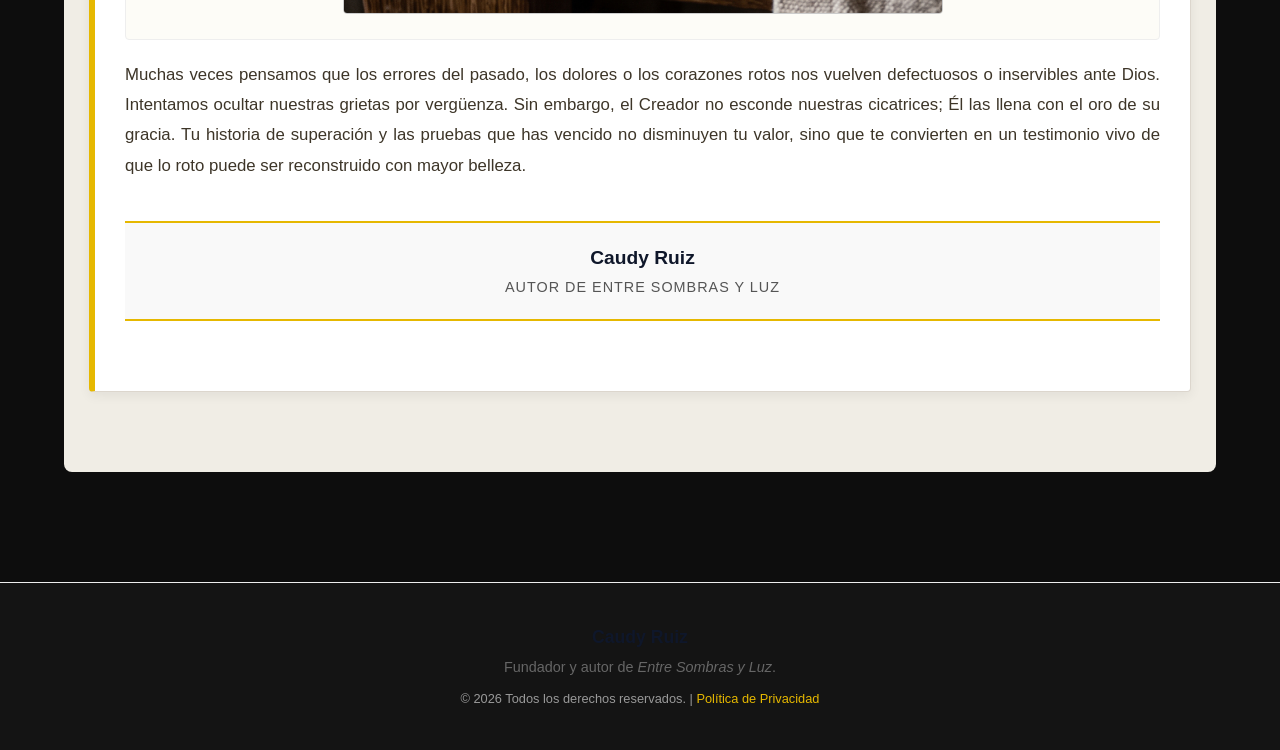
<file: palabra.html>
<!DOCTYPE html>
<html lang="es" translate="no">
<head>
    <meta charset="UTF-8">
    <meta name="viewport" content="width=device-width, initial-scale=1.0">
    <title>Palabra de Dios - Reflexiones y Fe | Entre Sombras y Luz</title>
    <script async src="https://pagead2.googlesyndication.com/pagead/js/adsbygoogle.js?client=ca-pub-9859451967923314"
     crossorigin="anonymous"></script>
    <meta name="description" content="Reflexiones y enseñanzas basadas en la Palabra de Dios aplicadas a la vida diaria. Encuentra guía y paz para tu alma.">
    <meta name="author" content="Caudy Ruiz">
    
    <meta property="og:title" content="Palabra de Dios - Entre Sombras y Luz">
    <meta property="og:description" content="Reflexiones aplicadas a la vida diaria para alimentar el alma.">
    <meta property="og:type" content="article">
    <meta property="og:url" content="https://entresombracyluz.github.io/palabra.html">
    <meta property="og:image" content="https://entresombracyluz.github.io/reloj.jpeg">

    <link rel="icon" href="favicon.ico" type="image/x-icon">
    <link rel="stylesheet" href="style.css">

    <style>
        .seccion-palabra { background-color: #f0ede5; padding: 40px 25px; border-radius: 8px; margin: 20px 0; }
        .articulo-palabra { background: #ffffff; border: 1px solid #dcd6cd; border-left: 6px solid #e6b800; border-radius: 4px; padding: 30px; box-shadow: 0 4px 12px rgba(0,0,0,0.06); margin-bottom: 40px; }
        .img-contenedor { text-align: center; background: #fdfcf7; padding: 10px; border: 1px solid #eee; margin: 20px 0; border-radius: 4px; }
        .articulo-palabra img { width: 100%; max-width: 600px; height: auto; border-radius: 4px; margin: 15px 0; border: 1px solid #ccc; display: block; margin-left: auto; margin-right: auto; }
        .texto-reflexion { color: #3d3528; line-height: 1.8; font-size: 1.05em; margin-bottom: 15px; text-align: justify; }
        /* Estilos firma */
        .firma-profesional { margin: 40px 0; padding: 20px; border-top: 2px solid #e6b800; border-bottom: 2px solid #e6b800; text-align: center; background: #f9f9f9; }
        .firma-nombre { font-size: 1.2rem; font-weight: bold; color: #0f172a; display: block; }
        .firma-rol { font-size: 0.9rem; color: #555; text-transform: uppercase; letter-spacing: 1px; }
    </style>
</head>
<body>

<header>
    <div class="contenedor">
        <div class="logo">
            <a href="index.html"><h1>Entre Sombras y Luz</h1></a>
        </div>
        <nav>
            <ul>
                <li><a href="index.html">Inicio</a></li>
                <li><a href="historias.html">Historias</a></li>
                <li><a href="palabra.html">Palabra de Dios</a></li>
                <li><a href="casos.html">Casos</a></li>
                <li><a href="blog.html">Blog</a></li>
                <li><a href="contacto.html">Contacto</a></li>
            </ul>
        </nav>
    </div>
</header>

<main class="contenedor">
    <section class="seccion-palabra">
        <h2 style="color: #2c2519; margin-top: 0; font-size: 2em;">La Palabra de Dios</h2>
        <p style="color: #554d41; font-size: 1.1em; margin-bottom: 30px;">Reflexiones y enseñanzas aplicadas a la vida diaria para alimentar el alma y encontrar guía.</p>
        
        <article class="articulo-palabra">
            <h3 style="color: #2c2519; margin-top: 0; font-size: 1.6em; margin-bottom: 15px;">El Copista de Relojes: El Tiempo Perfecto de Dios</h3>
            <div class="img-contenedor">
                <img src="reloj.jpeg" alt="Imagen de un reloj antiguo">
            </div>
            <p class="texto-reflexion">En un pequeño taller escondido entre callejones antiguos, vivía un viejo maestro relojero llamado Elías... (continúa tu texto aquí).</p>
            <p class="texto-reflexion">A veces, nuestras vidas se sienten exactamente como esa mesa llena de piezas sueltas. Pasamos por crisis, pérdidas o rupturas, y en nuestra desesperación intentamos forzar las agujas de nuestro destino para que las cosas sucedan "ya".</p>
            <p class="texto-reflexion">Sin embargo, Dios no trabaja con la prisa de nuestra ansiedad, sino con la precisión de su propósito. Él prefiere desarmar nuestros planes humanos para sanar el óxido del corazón y reconstruirnos desde dentro. Si hoy sientes que tu vida está en pausa o en piezas, confía en las manos del Gran Maestro. Él no está retrasado; está diseñando tu mejor temporada, y su tiempo siempre es perfecto.</p>
            <div class="firma-profesional">
                <span class="firma-nombre">Caudy Ruiz</span>
                <span class="firma-rol">Autor de Entre Sombras y Luz</span>
            </div>
        </article>

        <article class="articulo-palabra">
            <h3 style="color: #2c2519; margin-top: 0; font-size: 1.6em; margin-bottom: 15px;">El Hilo Dorado: La Belleza de las Cicatrices Rescatadas</h3>
            <div class="img-contenedor">
                <img src="hilo.jpeg" alt="Imagen de hilo dorado">
            </div>
            <p class="texto-reflexion">Muchas veces pensamos que los errores del pasado, los dolores o los corazones rotos nos vuelven defectuosos o inservibles ante Dios. Intentamos ocultar nuestras grietas por vergüenza. Sin embargo, el Creador no esconde nuestras cicatrices; Él las llena con el oro de su gracia. Tu historia de superación y las pruebas que has vencido no disminuyen tu valor, sino que te convierten en un testimonio vivo de que lo roto puede ser reconstruido con mayor belleza.</p>
            <div class="firma-profesional">
                <span class="firma-nombre">Caudy Ruiz</span>
                <span class="firma-rol">Autor de Entre Sombras y Luz</span>
            </div>
        </article>
    </section>
</main>

<footer style="text-align: center; padding: 40px 20px; border-top: 1px solid #eee; margin-top: 50px;">
    <div class="contenedor">
        <p style="font-size: 1.1rem; color: #0f172a; font-weight: bold; margin-bottom: 5px;">Caudy Ruiz</p>
        <p style="font-size: 0.9rem; color: #666; margin-bottom: 10px;">Fundador y autor de <em>Entre Sombras y Luz</em>.</p>
        <p style="font-size: 0.8rem; color: #999;">
            &copy; 2026 Todos los derechos reservados. | <a href="privacidad.html" style="color: #e6b800; text-decoration: none;">Política de Privacidad</a>
        </p>
    </div>
</footer>

<script src="main.js"></script>
</body>
</html>
</file>
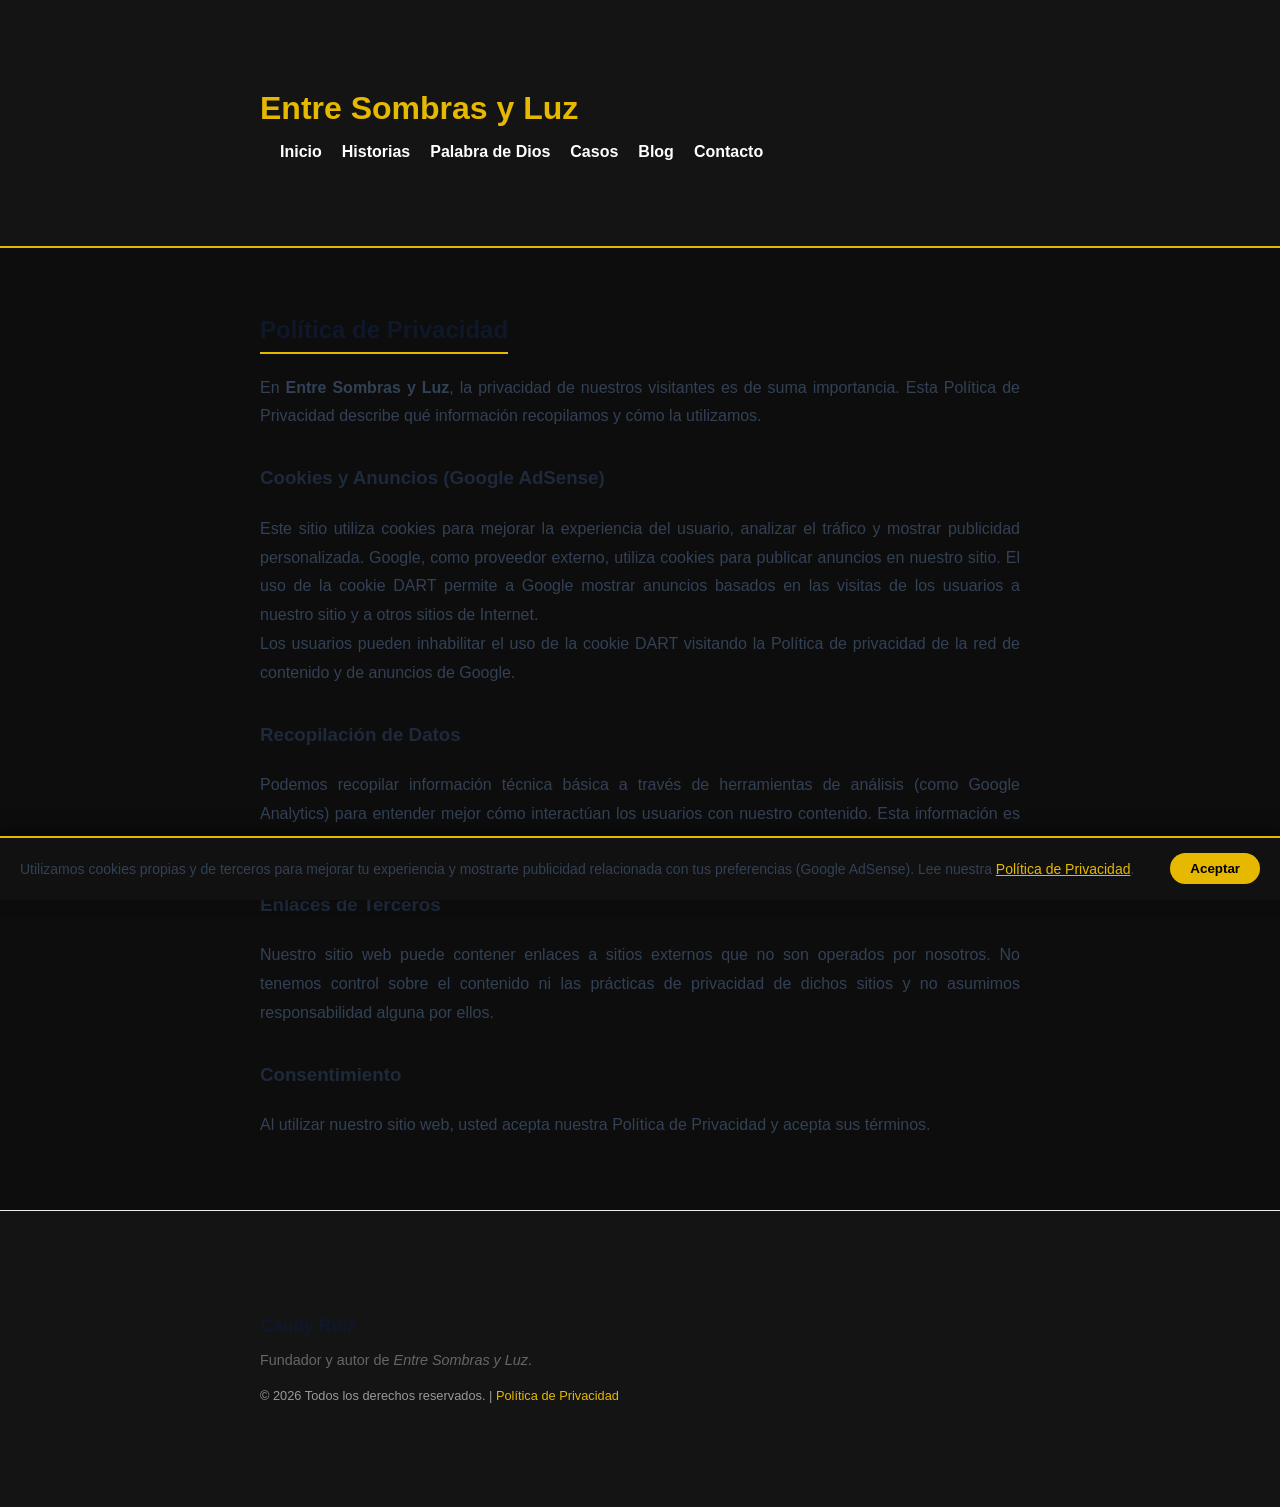
<file: privacidad.html>
<!DOCTYPE html>
<html lang="es" translate="no">
<head>
    <meta charset="UTF-8">
    <meta name="viewport" content="width=device-width, initial-scale=1.0">
    <title>Política de Privacidad - Entre Sombras y Luz</title>
    <meta name="description" content="Política de privacidad de Entre Sombras y Luz. Información sobre el uso de cookies, datos personales y anuncios de Google AdSense.">
    <meta name="author" content="Caudy Ruiz">
    
    <link rel="icon" href="favicon.ico" type="image/x-icon">
    <link rel="stylesheet" href="style.css">
    
    <style>
        .contenedor { max-width: 800px; margin: 40px auto; padding: 20px; line-height: 1.8; }
        h2 { color: #0f172a; border-bottom: 2px solid #e6b800; display: inline-block; }
        h3 { color: #1e293b; margin-top: 30px; }
        p { color: #334155; text-align: justify; }
    </style>
</head>
<body>

<header>
    <div class="contenedor">
        <div class="logo">
            <a href="index.html"><h1>Entre Sombras y Luz</h1></a>
        </div>
        <nav>
            <ul>
                <li><a href="index.html">Inicio</a></li>
                <li><a href="historias.html">Historias</a></li>
                <li><a href="palabra.html">Palabra de Dios</a></li>
                <li><a href="casos.html">Casos</a></li>
                <li><a href="blog.html">Blog</a></li>
                <li><a href="contacto.html">Contacto</a></li>
            </ul>
        </nav>
    </div>
</header>

<main class="contenedor">
    <section>
        <h2>Política de Privacidad</h2>
        <p>En <strong>Entre Sombras y Luz</strong>, la privacidad de nuestros visitantes es de suma importancia. Esta Política de Privacidad describe qué información recopilamos y cómo la utilizamos.</p>
        
        <h3>Cookies y Anuncios (Google AdSense)</h3>
        <p>Este sitio utiliza cookies para mejorar la experiencia del usuario, analizar el tráfico y mostrar publicidad personalizada. Google, como proveedor externo, utiliza cookies para publicar anuncios en nuestro sitio. El uso de la cookie DART permite a Google mostrar anuncios basados en las visitas de los usuarios a nuestro sitio y a otros sitios de Internet.</p>
        <p>Los usuarios pueden inhabilitar el uso de la cookie DART visitando la Política de privacidad de la red de contenido y de anuncios de Google.</p>
        
        <h3>Recopilación de Datos</h3>
        <p>Podemos recopilar información técnica básica a través de herramientas de análisis (como Google Analytics) para entender mejor cómo interactúan los usuarios con nuestro contenido. Esta información es anónima y se utiliza exclusivamente con fines estadísticos.</p>
        
        <h3>Enlaces de Terceros</h3>
        <p>Nuestro sitio web puede contener enlaces a sitios externos que no son operados por nosotros. No tenemos control sobre el contenido ni las prácticas de privacidad de dichos sitios y no asumimos responsabilidad alguna por ellos.</p>
        
        <h3>Consentimiento</h3>
        <p>Al utilizar nuestro sitio web, usted acepta nuestra Política de Privacidad y acepta sus términos.</p>
    </section>
</main>

<footer style="text-align: center; padding: 40px 20px; border-top: 1px solid #eee; margin-top: 50px;">
    <div class="contenedor">
        <p style="font-size: 1.1rem; color: #0f172a; font-weight: bold; margin-bottom: 5px;">Caudy Ruiz</p>
        <p style="font-size: 0.9rem; color: #666; margin-bottom: 10px;">Fundador y autor de <em>Entre Sombras y Luz</em>.</p>
        <p style="font-size: 0.8rem; color: #999;">
            &copy; 2026 Todos los derechos reservados. | <a href="privacidad.html" style="color: #e6b800; text-decoration: none;">Política de Privacidad</a>
        </p>
    </div>
</footer>

<script src="main.js"></script>
</body>
</html>
</file>
<file: style.css>
/* ---- CONFIGURACIÓN GENERAL ---- */
* {
    margin: 0;
    padding: 0;
    box-sizing: border-box;
    font-family: 'Segoe UI', Tahoma, Geneva, Verdana, sans-serif;
}

body {
    background-color: #0d0d0d;
    color: #e0e0e0;
    line-height: 1.6;
}

.contenedor {
    width: 90%;
    max-width: 1200px;
    margin: 0 auto;
}

/* ---- ENCABEZADO Y MENÚ NAVEGACIÓN ---- */
header {
    background-color: #141414;
    border-bottom: 2px solid #e6b800;
    padding: 20px 0;
}

header .contenedor {
    display: flex;
    justify-content: space-between;
    align-items: center;
    flex-wrap: wrap;
}

.logo a {
    color: #e6b800;
    text-decoration: none;
}

nav ul {
    display: flex;
    list-style: none;
}

nav ul li {
    margin-left: 20px;
}

nav ul li a {
    color: #ffffff;
    text-decoration: none;
    font-weight: 600;
    transition: color 0.3s;
}

nav ul li a:hover {
    color: #e6b800;
}

/* ---- PORTADA / HERO (INDEX) ---- */
.hero {
    background: linear-gradient(rgba(0, 0, 0, 0.7), rgba(0, 0, 0, 0.7)), url('https://images.unsplash.com/photo-1509248961158-e54f6934749c?auto=format&fit=crop&w=1920&q=80') no-repeat center center/cover;
    height: 60vh;
    display: flex;
    align-items: center;
    text-align: center;
}

.hero-contenido h2 {
    font-size: 2.5rem;
    color: #ffffff;
    margin-bottom: 15px;
}

.hero-contenido p {
    font-size: 1.2rem;
    margin-bottom: 25px;
}

.boton {
    display: inline-block;
    background-color: #e6b800;
    color: #000000;
    padding: 12px 30px;
    text-decoration: none;
    font-weight: bold;
    border-radius: 5px;
    transition: background 0.3s;
}

.boton:hover {
    background-color: #ffcc00;
}

/* ---- CONTENIDO PRINCIPAL ---- */
main {
    padding: 40px 0;
}

h2, h3 {
    color: #ffffff;
    margin-bottom: 20px;
}

/* ---- PIE DE PÁGINA ---- */
footer {
    background-color: #141414;
    text-align: center;
    padding: 20px 0;
    margin-top: 40px;
    border-top: 1px solid #222;
    font-size: 14px;
}

/* ---- BANNER DE COOKIES (ADSENSE) ---- */
.cookie-banner {
    position: fixed;
    bottom: 0;
    left: 0;
    width: 100%;
    background: #111;
    color: white;
    padding: 15px 20px;
    box-shadow: 0 -5px 15px rgba(0,0,0,0.5);
    display: flex;
    justify-content: space-between;
    align-items: center;
    flex-wrap: wrap;
    z-index: 9999;
    font-size: 14px;
    border-top: 2px solid #e6b800;
}

.cookie-banner p {
    margin: 5px 10px 5px 0;
}

.cookie-banner a {
    color: #e6b800;
    text-decoration: underline;
}

.cookie-btn {
    background: #e6b800;
    color: black;
    border: none;
    padding: 8px 20px;
    border-radius: 20px;
    font-weight: bold;
    cursor: pointer;
    transition: transform 0.2s;
}

.cookie-btn:hover {
    transform: scale(1.05);
}
</file>
